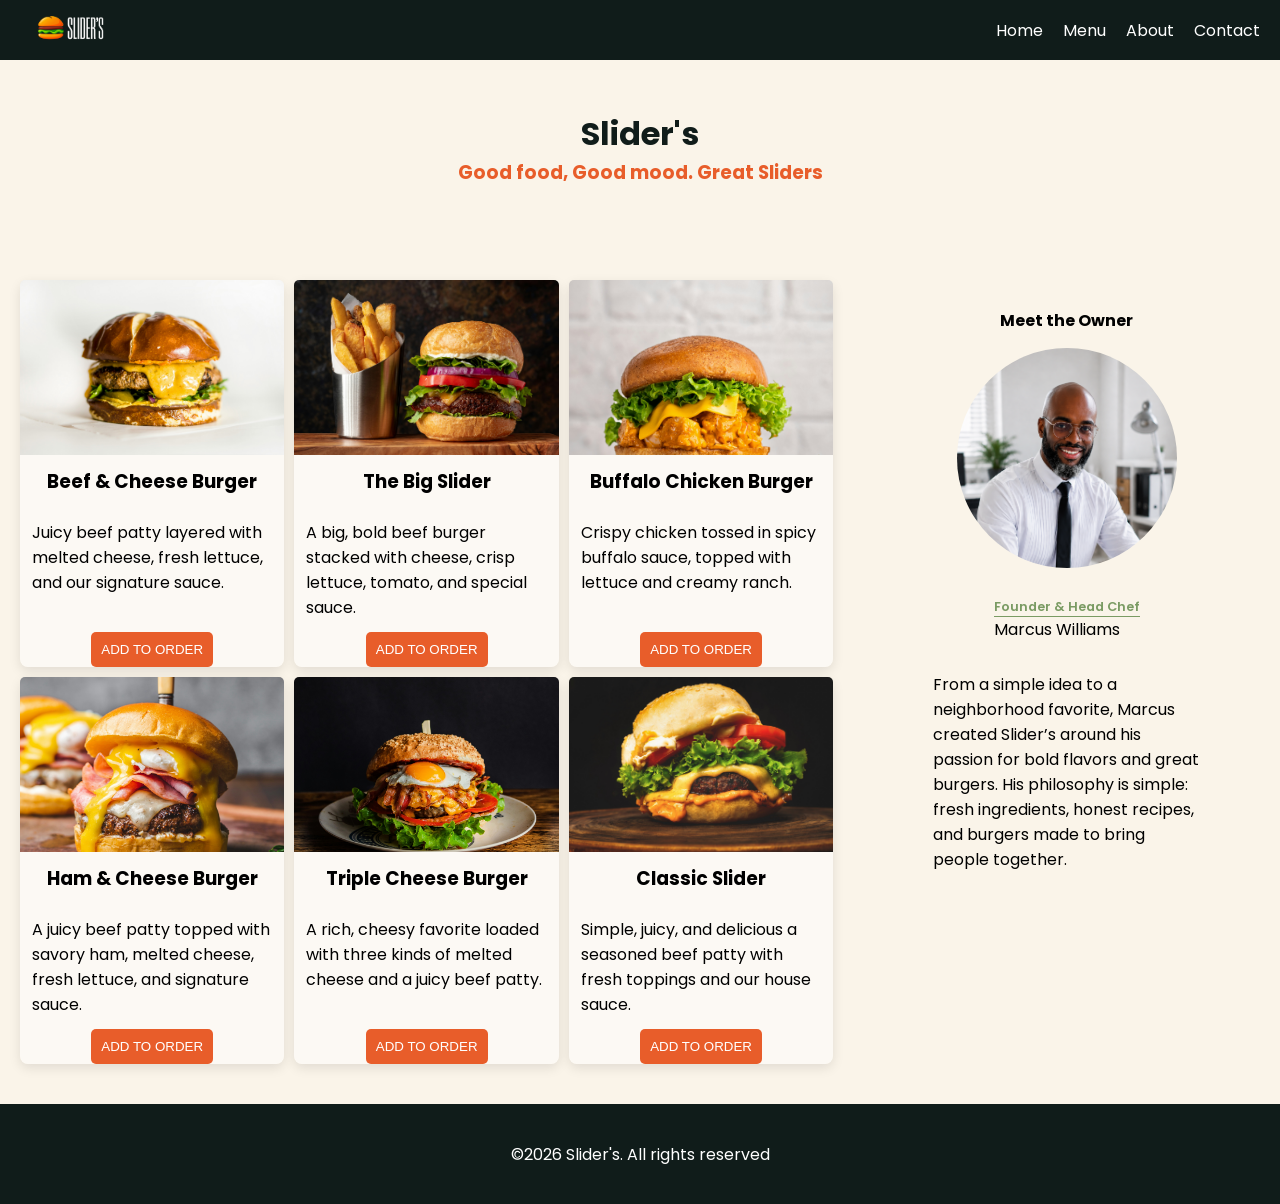
<file: index.html>
<!doctype html>
<html lang="en">
  <head>
    <meta charset="UTF-8" />
    <meta name="viewport" content="width=device-width, initial-scale=1.0" />
    <title>Slider's</title>
    <link rel="preconnect" href="https://fonts.googleapis.com" />
    <link rel="preconnect" href="https://fonts.gstatic.com" crossorigin />
    <link
      href="https://fonts.googleapis.com/css2?family=Bebas+Neue&family=Poppins:wght@400;500;600;700&display=swap"
      rel="stylesheet"
    />
    <link rel="stylesheet" href="style.css" />
  </head>
  <body>
    <div class="page-container">
      <header>
        <a href="index.html">
          <img src="logo/slidersLogo.png" alt="Slider's logo" class="logo_img"
        /></a>

        <nav>
          <a href="index.html">Home</a>
          <a href="#">Menu</a>
          <a href="about.html">About</a>
          <a href="#">Contact</a>
        </nav>
      </header>

      <div class="slogan">
        <h1>Slider's</h1>
        <h3 class="sub-header">Good food, Good mood. Great Sliders</h3>
      </div>

      <main>
        <div class="card-container">
          <div class="card">
            <img
              src="images/beefandCheeseBurger.jpg"
              alt="cheese and beef burger"
            />
            <h3 class="burger-name">Beef & Cheese Burger</h3>
            <p class="burger-description">
              Juicy beef patty layered with melted cheese, fresh lettuce, and
              our signature sauce.
            </p>
            <button>ADD TO ORDER</button>
          </div>

          <div class="card">
            <img src="images/bigBurger.jpg" alt="big burger" />
            <h3 class="burger-name">The Big Slider</h3>
            <p class="burger-description">
              A big, bold beef burger stacked with cheese, crisp lettuce,
              tomato, and special sauce.
            </p>
            <button>ADD TO ORDER</button>
          </div>

          <div class="card">
            <img
              src="images/chickenBuffaloBurger.jpg"
              alt="chicken buffalo burger"
            />
            <h3 class="burger-name">Buffalo Chicken Burger</h3>
            <p class="burger-description">
              Crispy chicken tossed in spicy buffalo sauce, topped with lettuce
              and creamy ranch.
            </p>
            <button>ADD TO ORDER</button>
          </div>

          <div class="card">
            <img src="images/hamcheesemixburger.jpg" alt="ham cheese burger" />
            <h3 class="burger-name">Ham & Cheese Burger</h3>
            <p class="burger-description">
              A juicy beef patty topped with savory ham, melted cheese, fresh
              lettuce, and signature sauce.
            </p>
            <button>ADD TO ORDER</button>
          </div>

          <div class="card">
            <img src="images/mixeggcheeseburger.jpg" alt="Mix cheese burger" />
            <h3 class="burger-name">Triple Cheese Burger</h3>
            <p class="burger-description">
              A rich, cheesy favorite loaded with three kinds of melted cheese
              and a juicy beef patty.
            </p>
            <button>ADD TO ORDER</button>
          </div>

          <div class="card">
            <img src="images/simpleBurger.jpg" alt="simple burger" />
            <h3 class="burger-name">Classic Slider</h3>
            <p class="burger-description">
              Simple, juicy, and delicious a seasoned beef patty with fresh
              toppings and our house sauce.
            </p>
            <button>ADD TO ORDER</button>
          </div>
        </div>

        <div class="sidebar">
          <h4>Meet the Owner</h4>
          <img src="images/owner.png" alt="the slider's owner" />
          <p>
            <span class="owner-title">Founder & Head Chef</span> Marcus Williams
          </p>

          <p>
            From a simple idea to a neighborhood favorite, Marcus created
            Slider’s around his passion for bold flavors and great burgers. His
            philosophy is simple: fresh ingredients, honest recipes, and burgers
            made to bring people together.
          </p>
        </div>
      </main>

      <div class="footer">
        <p>&copy;2026 Slider's. All rights reserved</p>
      </div>
    </div>
  </body>
</html>
</file>
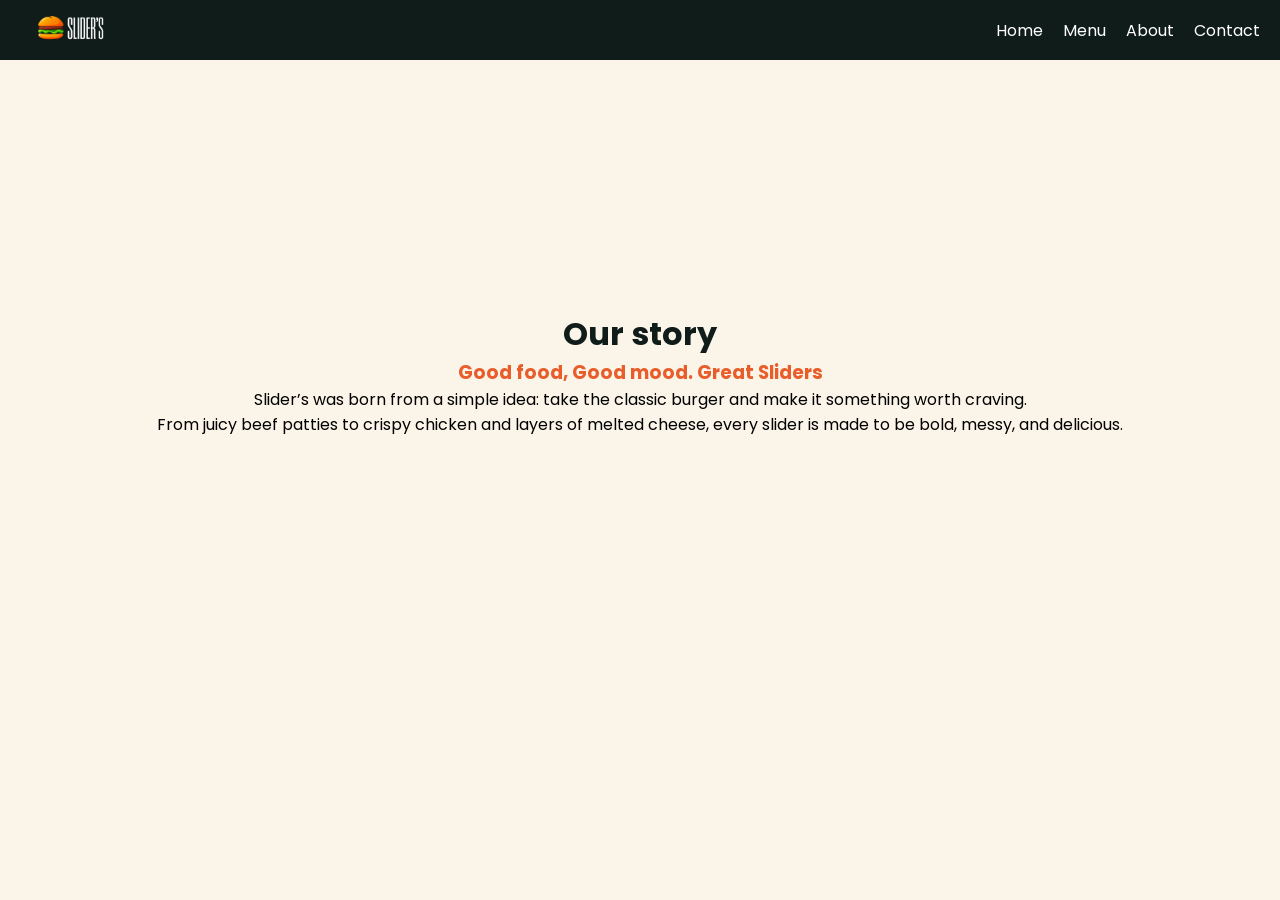
<file: about.html>
<!doctype html>
<html lang="en">
  <head>
    <meta charset="UTF-8" />
    <meta name="viewport" content="width=device-width, initial-scale=1.0" />
    <title>About</title>
    <link rel="preconnect" href="https://fonts.googleapis.com" />
    <link rel="preconnect" href="https://fonts.gstatic.com" crossorigin />
    <link
      href="https://fonts.googleapis.com/css2?family=Bebas+Neue&family=Poppins:wght@400;500;600;700&display=swap"
      rel="stylesheet"
    />
    <link rel="stylesheet" href="style.css" />
  </head>
  <body>
    <div class="page-container">
      <header>
        <a href="index.html">
          <img src="logo/slidersLogo.png" alt="Slider's logo" class="logo_img"
        /></a>

        <nav>
          <a href="index.html">Home</a>
          <a href="#">Menu</a>
          <a href="about.html">About</a>
          <a href="#">Contact</a>
        </nav>
      </header>
    </div>
    <div class="story">
      <h1>Our story</h1>
      <h3 class="sub-header">Good food, Good mood. Great Sliders</h3>
      <p>
        Slider’s was born from a simple idea: take the classic burger and make
        it something worth craving. <br />From juicy beef patties to crispy
        chicken and layers of melted cheese, every slider is made to be bold,
        messy, and delicious.
      </p>
    </div>
  </body>
</html>
</file>
<file: style.css>
*{
    padding: 0;
    margin: 0;
    box-sizing: border-box;
    /*border: 1px dotted blue;*/
}
:root {
    --main-color-rgb: 247 238 219;
    --burnt-orange-button-price-rgb: 232 93 42;
    --warm-yellow-highlights-details-rgb: 242 184 75;
    --sage-icons-smallElement-green-rgb: 122 155 99;
    --white-cardbackground-text-rgb: 255 255 255;
    --dark-nav-footer-rgb: 16 28 26;
    --font-heading: "Bebas Neue", sans-serif;
    --font-body: "Poppins", sans-serif;
}
body{
    background-color: rgb(var(--main-color-rgb)/60%);
    font-family: var(--font-body);
}

h1{
    margin-top: 50px;
    color: rgb(var(--dark-nav-footer-rgb));
}

h1, .sub-header{
    text-align: center;
}

.sub-header{
    color: rgb(var(--burnt-orange-button-price-rgb));
}

.page-container{
    display: grid;
    grid-template-rows: 60px 200px auto auto;
    grid-template-columns: minmax(0, 1fr);
}
header{
    display: flex;
    justify-content: space-between;
    align-items: center;
    padding: 0 20px;
    background-color: rgb(var(--dark-nav-footer-rgb));
   
}
header .logo_img {
    width: 100px;
    height: auto;            
    
}

a {
    text-decoration: none;
    color: rgb(var(--white-cardbackground-text-rgb));
    
}

nav{
    display: flex;
    gap: 20px;
}

main{
    display: grid;
    grid-template-columns: 2fr 1fr;
    min-width: 0;
}

.card-container{
    display: grid;
    grid-template-columns: repeat(3, 1fr);
    grid-auto-rows: 1fr;
    gap: 10px;
    padding: 20px;
}

.card{
    
    background-color: rgb(var(--white-cardbackground-text-rgb)/50%);
    display: flex;
    flex-direction: column;
    align-items: center;
    border-radius: 8px;
    border: none;
    box-shadow: 0 4px 12px rgba(0,0,0,0.1);
    
    
    
}
.card img{
    width: 100%;
    height: 175px;
    object-fit: cover;
    border-radius: 5px 5px 0 0;
}
.card h3, 
.card p{
    padding: 12px ;
}

.card button{
    background-color: rgb(var(--burnt-orange-button-price-rgb));
    color: rgb(var(--white-cardbackground-text-rgb));
    border: none;
    padding: 10px;
    margin-top: auto;
    border-radius: 5px;
    transition : transform 0.2s ease, filter 0.2s ease;
    }

.card button:hover{
    transform: scale(1.03);
    cursor: pointer;
    filter: brightness(90%);
}
.card button:active {
    transform: scale(0.97);
}

/* .burger-description{
    min-height: 60px;
} */

.sidebar{
    display: flex;
    flex-direction: column;
    justify-content: center;
    align-items: center;
    height: 80%;
    padding: 80px;
}
.sidebar img{
    width: 220px;
    height: 220px;
    object-fit: cover;
    object-position: center top;
    border-radius: 50%;
}

.sidebar h4{
    padding-bottom: 15px;
}

.sidebar p{
    padding-top: 30px
}
.owner-title{
    display: block;
    font-size: 0.8rem;
    color: rgb(var(--sage-icons-smallElement-green-rgb));
    font-weight: 600;
    border-bottom: 1px solid rgb(var(--sage-icons-smallElement-green-rgb));
}


.footer{
    background-color: rgb(var(--dark-nav-footer-rgb));
    color: rgb(var(--white-cardbackground-text-rgb));
    margin-top: 20px;
    height: 100px;
    width: 100%;
    display: flex;
    flex-direction: column;
    justify-content: center;
    align-items: center;
    
}

.story p{
    text-align: center;
}

@media (max-width: 820px){
    .page-container{
        grid-template-rows: 60px auto auto auto;
        grid-template-columns: minmax(0, 1fr);
    }
    main{
        display: grid;
        grid-template-columns: 1fr;
    }
    .card-container{
        grid-template-columns: repeat(2, 1fr);
    }
    .sidebar{
        padding: 30px;
        height: auto;
    }
}

@media (max-width: 900px) {
    .card-container{
        grid-template-columns: repeat(2, 1fr);
    }
}

@media (max-width: 600px) {
    .card-container{
        grid-template-columns: 1fr;
    }
    main{
        grid-template-columns: 1fr;
    }
    .sidebar{
        padding: 30px;
        height: auto;
    }
    .sidebar img{
         width: 160px;
        height: 160px;
    }
    header,
    .card-container,
    .sidebar{
    min-width: 0;
}

    nav {
    width: auto;
    gap: 10px;
    }
}
@media (max-width: 374px) {
     header {
        padding: 0 5px;
    }
    header .logo_img {
        width: 60px;
    }
    
}
</file>
